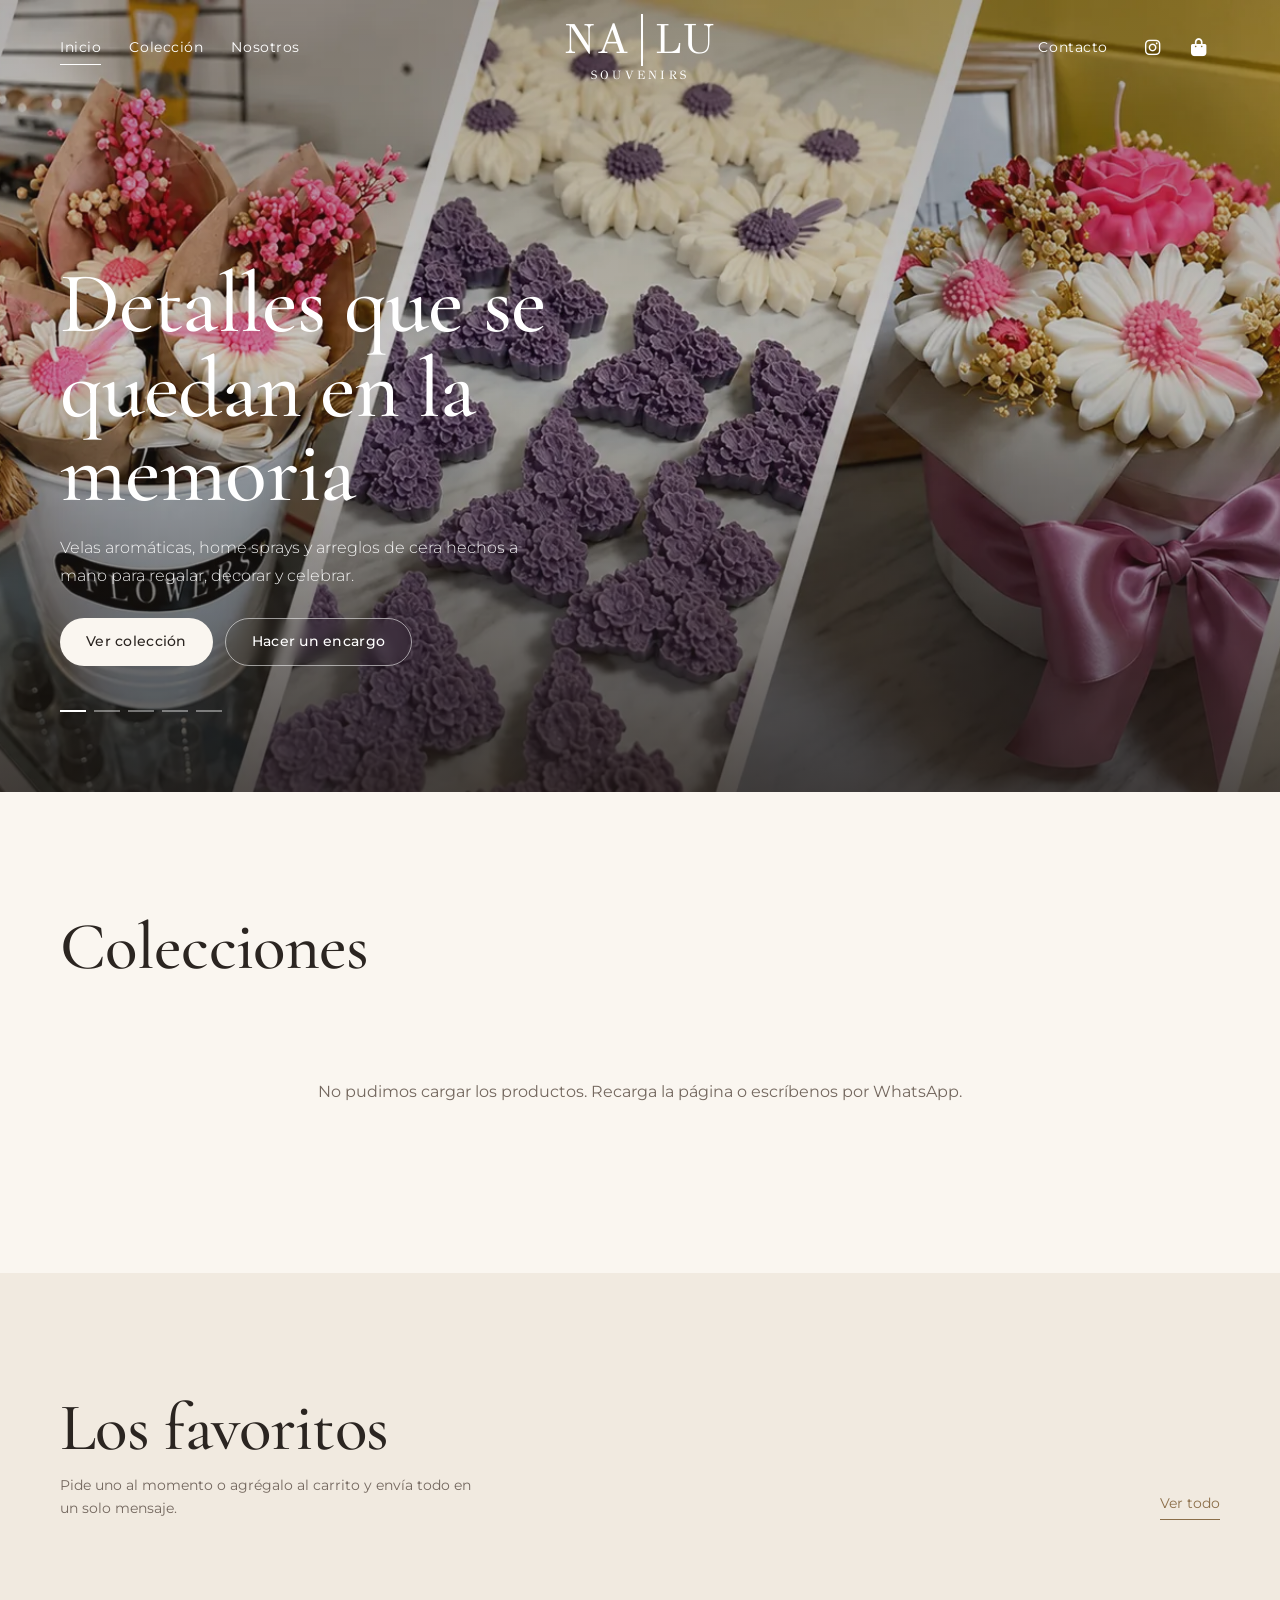
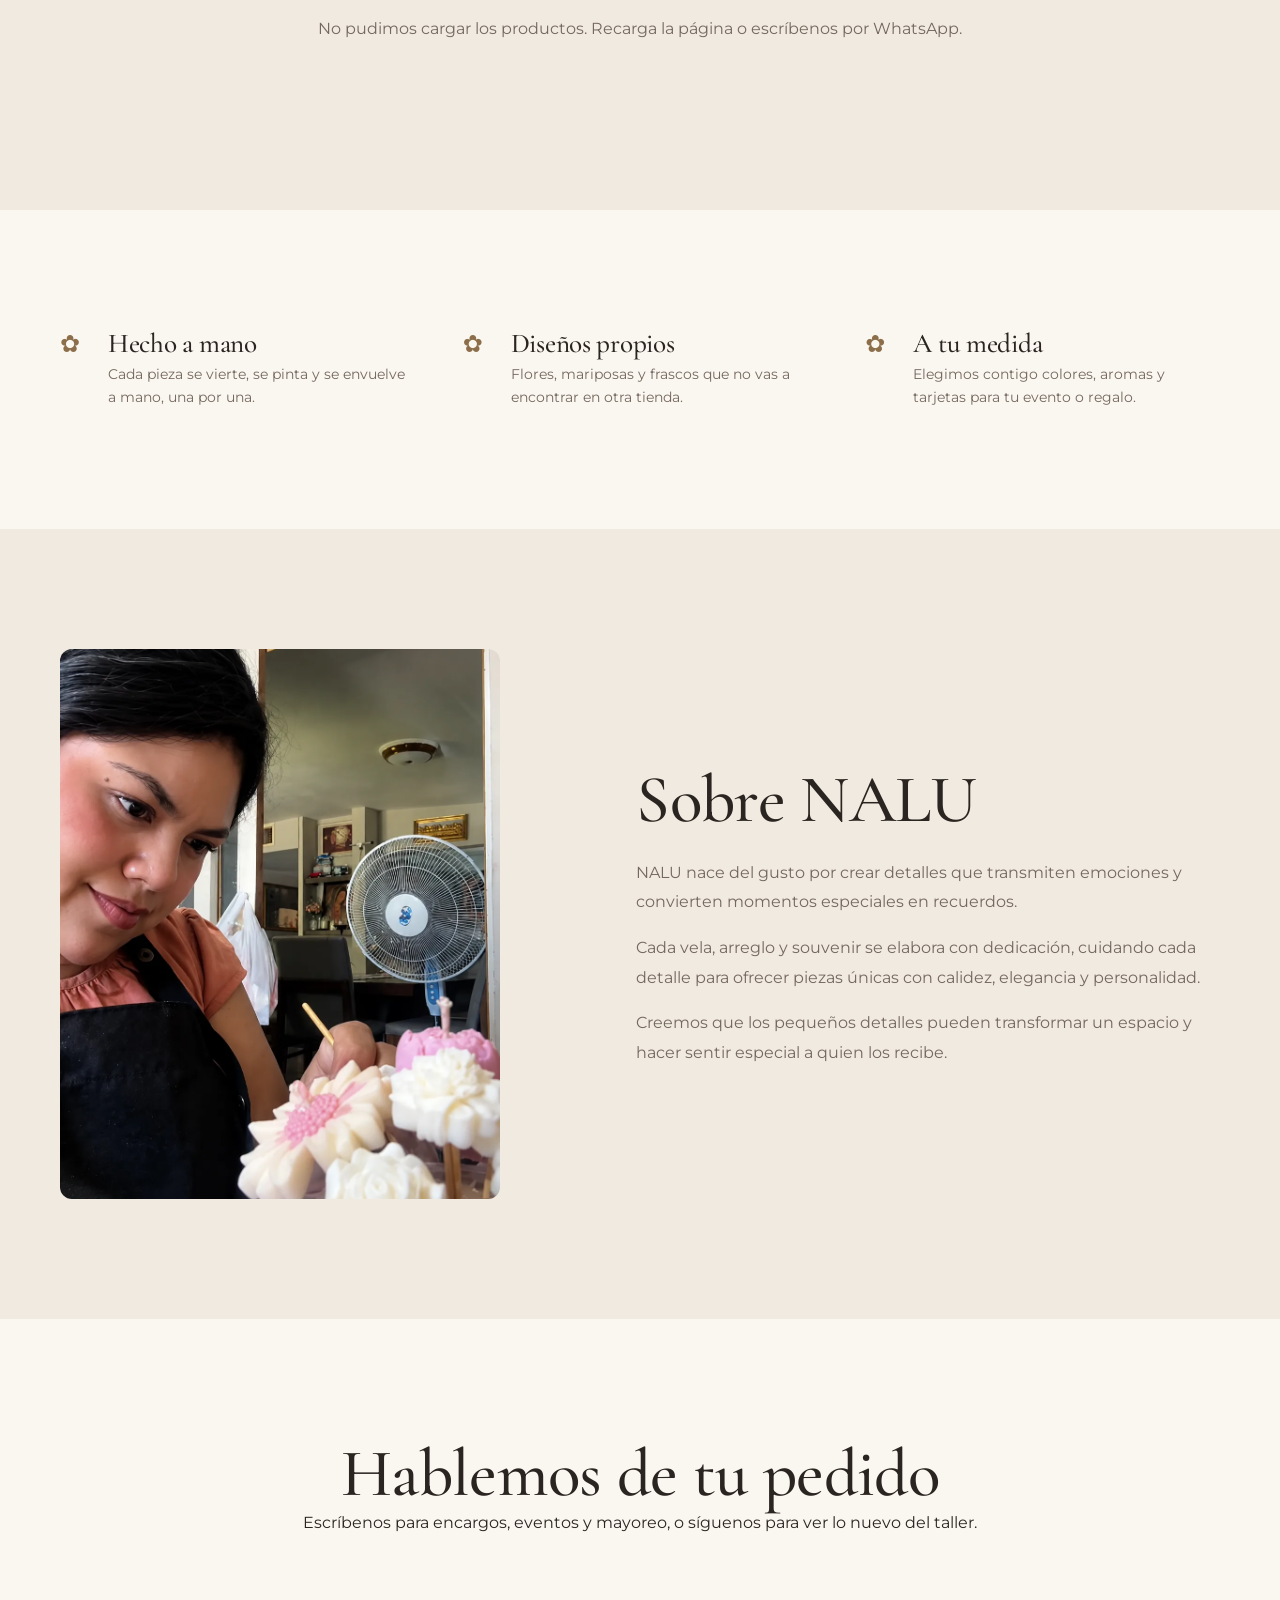
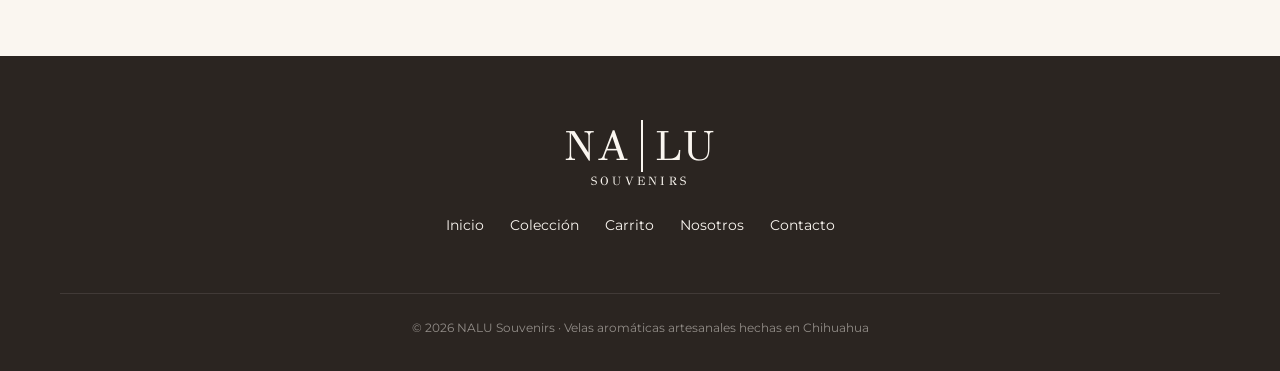
<file: index.html>
<!DOCTYPE html>
<html lang="es">
<head>
    <meta charset="UTF-8">
    <meta name="viewport" content="width=device-width, initial-scale=1.0, viewport-fit=cover">
    <title>NALU | Velas aromáticas artesanales</title>
    <meta name="description" content="Velas aromáticas, home sprays y arreglos florales de cera hechos a mano. Pide por WhatsApp.">
    <meta name="theme-color" content="#FAF6F0">

    <link rel="preconnect" href="https://fonts.googleapis.com">
    <link rel="preconnect" href="https://fonts.gstatic.com" crossorigin>
    <link href="https://fonts.googleapis.com/css2?family=Cormorant+Garamond:wght@500;600&family=GFS+Didot&family=Montserrat:wght@300;400;500;600&display=swap" rel="stylesheet">
    <link rel="stylesheet" href="https://cdnjs.cloudflare.com/ajax/libs/font-awesome/6.7.2/css/all.min.css">

    <link rel="stylesheet" href="css/nalu.css">
</head>
<body data-base="" data-portada>

    <header class="encabezado">
        <div class="container encabezado-inner">

            <div class="encabezado-izq">
                <button class="icono-btn btn-menu" aria-label="Abrir menú" aria-expanded="false">
                    <i class="fa-solid fa-bars-staggered"></i>
                </button>
                <nav class="nav" aria-label="Principal">
                    <a href="index.html" aria-current="page">Inicio</a>
                    <a href="paginas/coleccion.html">Colección</a>
                    <a href="index.html#nosotros">Nosotros</a>
                </nav>
            </div>

            <a href="index.html" class="logo" aria-label="NALU Souvenirs, inicio">
                <span class="logo-marca">NA<i></i>LU</span>
                <span class="logo-sub">SOUVENIRS</span>
            </a>

            <div class="encabezado-der">
                <nav class="nav" aria-label="Secundaria">
                    <a href="index.html#contacto">Contacto</a>
                </nav>
                <div class="acciones">
                    <a href="#" class="icono-btn solo-escritorio" data-instagram target="_blank" rel="noopener" aria-label="Instagram" hidden>
                        <i class="fa-brands fa-instagram"></i>
                    </a>
                    <a href="paginas/carrito.html" class="icono-btn" data-abrir-carrito aria-label="Carrito">
                        <i class="fa-solid fa-bag-shopping"></i>
                        <span class="contador">0</span>
                    </a>
                </div>
            </div>

        </div>
    </header>

    <div class="menu-movil" id="menu-movil">
        <button class="icono-btn cerrar" aria-label="Cerrar menú">
            <i class="fa-solid fa-xmark"></i>
        </button>
        <nav aria-label="Menú">
            <a href="index.html">Inicio</a>
            <a href="paginas/coleccion.html">Colección</a>
            <a href="paginas/carrito.html">Carrito</a>
            <a href="index.html#nosotros">Nosotros</a>
            <a href="index.html#contacto">Contacto</a>
        </nav>
        <div class="menu-enlaces enlaces" data-enlaces></div>
    </div>

    <main>

        <section class="portada" aria-label="Portada">
            <div class="portada-fotos">
                <img src="img/hero/hero-1.webp" alt="Velas en forma de flor, mariposas y arreglos de NALU" class="activa" fetchpriority="high">
                <img src="img/hero/hero-2.webp" alt="Home sprays NALU en un estante de madera" loading="lazy">
                <img src="img/hero/hero-3.webp" alt="Ramos de margaritas de cera con flor seca morada" loading="lazy">
                <img src="img/hero/hero-4.webp" alt="Souvenirs de mariposas de cera en colores" loading="lazy">
                <img src="img/hero/hero-5.webp" alt="Arreglos y ramos de flores de cera" loading="lazy">
            </div>

            <div class="portada-texto container">
                <h1>Detalles que se quedan en la memoria</h1>
                <p>Velas aromáticas, home sprays y arreglos de cera hechos a mano para regalar, decorar y celebrar.</p>
                <div class="portada-botones">
                    <a href="paginas/coleccion.html" class="btn btn--claro">Ver colección</a>
                    <a href="#contacto" class="btn btn--vidrio">Hacer un encargo</a>
                </div>
                <div class="portada-puntos" aria-label="Fotos de la portada"></div>
            </div>
        </section>

        <section class="seccion" aria-labelledby="t-colecciones">
            <div class="container">
                <div class="seccion-cabeza">
                    <div>
                        <h2 id="t-colecciones">Colecciones</h2>
                    </div>
                </div>
                <div class="colecciones" id="colecciones" data-error-catalogo></div>
            </div>
        </section>

        <section class="seccion seccion--lino" aria-labelledby="t-destacados">
            <div class="container">
                <div class="seccion-cabeza">
                    <div>
                        <h2 id="t-destacados">Los favoritos</h2>
                        <p>Pide uno al momento o agrégalo al carrito y envía todo en un solo mensaje.</p>
                    </div>
                    <a class="enlace-flecha" href="paginas/coleccion.html">Ver todo</a>
                </div>
                <div class="productos productos--fila" id="destacados" data-error-catalogo></div>
            </div>
        </section>

        <section class="seccion" aria-labelledby="t-esencia">
            <div class="container">
                <h2 id="t-esencia" class="sr-only">Nuestra esencia</h2>
                <div class="esencia">
                    <article>
                        <span class="flor" aria-hidden="true">✿</span>
                        <h3>Hecho a mano</h3>
                        <p>Cada pieza se vierte, se pinta y se envuelve a mano, una por una.</p>
                    </article>
                    <article>
                        <span class="flor" aria-hidden="true">✿</span>
                        <h3>Diseños propios</h3>
                        <p>Flores, mariposas y frascos que no vas a encontrar en otra tienda.</p>
                    </article>
                    <article>
                        <span class="flor" aria-hidden="true">✿</span>
                        <h3>A tu medida</h3>
                        <p>Elegimos contigo colores, aromas y tarjetas para tu evento o regalo.</p>
                    </article>
                </div>
            </div>
        </section>

        <section class="seccion seccion--lino" id="nosotros" aria-labelledby="t-nosotros">
            <div class="container nosotros">
                <figure>
                    <img src="img/about/about-nalu2.webp" alt="Elaborando un arreglo de flores de cera en el taller de NALU" loading="lazy">
                </figure>
                <div>
                    <h2 id="t-nosotros">Sobre NALU</h2>
                    <p>NALU nace del gusto por crear detalles que transmiten emociones y convierten momentos especiales en recuerdos.</p>
                    <p>Cada vela, arreglo y souvenir se elabora con dedicación, cuidando cada detalle para ofrecer piezas únicas con calidez, elegancia y personalidad.</p>
                    <p>Creemos que los pequeños detalles pueden transformar un espacio y hacer sentir especial a quien los recibe.</p>
                </div>
            </div>
        </section>

        <section class="seccion contacto" id="contacto" aria-labelledby="t-contacto">
            <div class="container">
                <h2 id="t-contacto">Hablemos de tu pedido</h2>
                <p>Escríbenos para encargos, eventos y mayoreo, o síguenos para ver lo nuevo del taller.</p>
                <div class="enlaces" data-enlaces></div>
            </div>
        </section>

    </main>

    <footer class="pie">
        <div class="container">
            <a href="index.html" class="logo" aria-label="NALU Souvenirs">
                <span class="logo-marca">NA<i></i>LU</span>
                <span class="logo-sub">SOUVENIRS</span>
            </a>
            <nav class="pie-nav" aria-label="Pie de página">
                <a href="index.html">Inicio</a>
                <a href="paginas/coleccion.html">Colección</a>
                <a href="paginas/carrito.html">Carrito</a>
                <a href="index.html#nosotros">Nosotros</a>
                <a href="index.html#contacto">Contacto</a>
            </nav>
            <div class="pie-redes" data-redes></div>
            <small>© 2026 NALU Souvenirs · Velas aromáticas artesanales hechas en Chihuahua</small>
        </div>
    </footer>

    <script src="js/config.js"></script>
    <script src="js/supabase.js"></script>
    <script src="js/app.js"></script>
    <script src="js/inicio.js"></script>
</body>
</html>
</file>
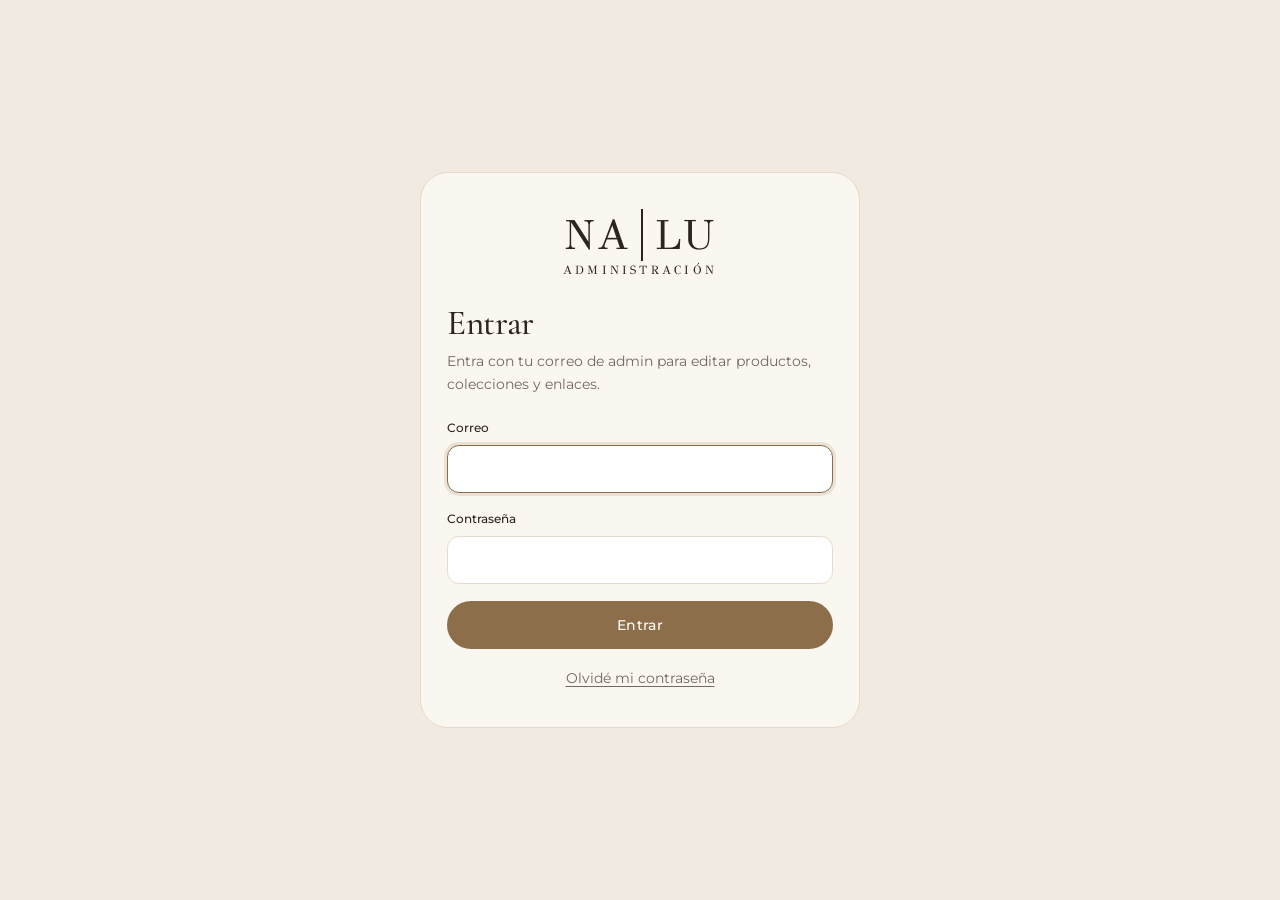
<file: admin/index.html>
<!DOCTYPE html>
<html lang="es">
<head>
    <meta charset="UTF-8">
    <meta name="viewport" content="width=device-width, initial-scale=1.0, viewport-fit=cover">
    <meta name="robots" content="noindex, nofollow">
    <title>Admin | NALU</title>
    <meta name="theme-color" content="#FAF6F0">

    <link rel="preconnect" href="https://fonts.googleapis.com">
    <link rel="preconnect" href="https://fonts.gstatic.com" crossorigin>
    <link href="https://fonts.googleapis.com/css2?family=Cormorant+Garamond:wght@500;600&family=GFS+Didot&family=Montserrat:wght@300;400;500;600&display=swap" rel="stylesheet">
    <link rel="stylesheet" href="https://cdnjs.cloudflare.com/ajax/libs/font-awesome/6.7.2/css/all.min.css">

    <link rel="stylesheet" href="../css/nalu.css">
    <link rel="stylesheet" href="admin.css">
</head>
<body class="admin">

    <!-- Pantallas de acceso: cargando, configuración inicial y contraseña -->
    <main class="acceso" id="acceso">
        <div class="acceso-caja">
            <a href="../index.html" class="logo" aria-label="Ir al sitio">
                <span class="logo-marca">NA<i></i>LU</span>
                <span class="logo-sub">ADMINISTRACIÓN</span>
            </a>
            <div id="acceso-contenido">
                <p class="acceso-cargando">Cargando…</p>
            </div>
        </div>
    </main>

    <!-- Panel de administración -->
    <div class="app" id="app" hidden>

        <header class="barra">
            <div class="barra-inner">
                <a href="../index.html" target="_blank" class="logo logo--chico" aria-label="Ver sitio">
                    <span class="logo-marca">NA<i></i>LU</span>
                </a>
                <p class="estado" id="estado" role="status"></p>
                <a class="btn btn--borde" href="../index.html" target="_blank" rel="noopener">Ver sitio</a>
            </div>
            <nav class="pestanas" role="tablist" aria-label="Secciones">
                <button role="tab" data-tab="productos" aria-selected="true">Productos</button>
                <button role="tab" data-tab="colecciones" aria-selected="false">Colecciones</button>
                <button role="tab" data-tab="enlaces" aria-selected="false">Enlaces</button>
                <button role="tab" data-tab="ajustes" aria-selected="false">Ajustes</button>
            </nav>
        </header>

        <main class="contenido" id="contenido"></main>

    </div>

    <!-- Formulario en ventana (productos y colecciones) -->
    <dialog class="dialogo" id="dialogo">
        <form method="dialog" id="dialogo-form" novalidate></form>
    </dialog>

    <div class="aviso" id="aviso" role="status"></div>

    <script src="../js/config.js"></script>
    <script src="../js/supabase.js"></script>
    <script src="admin.js"></script>
</body>
</html>
</file>
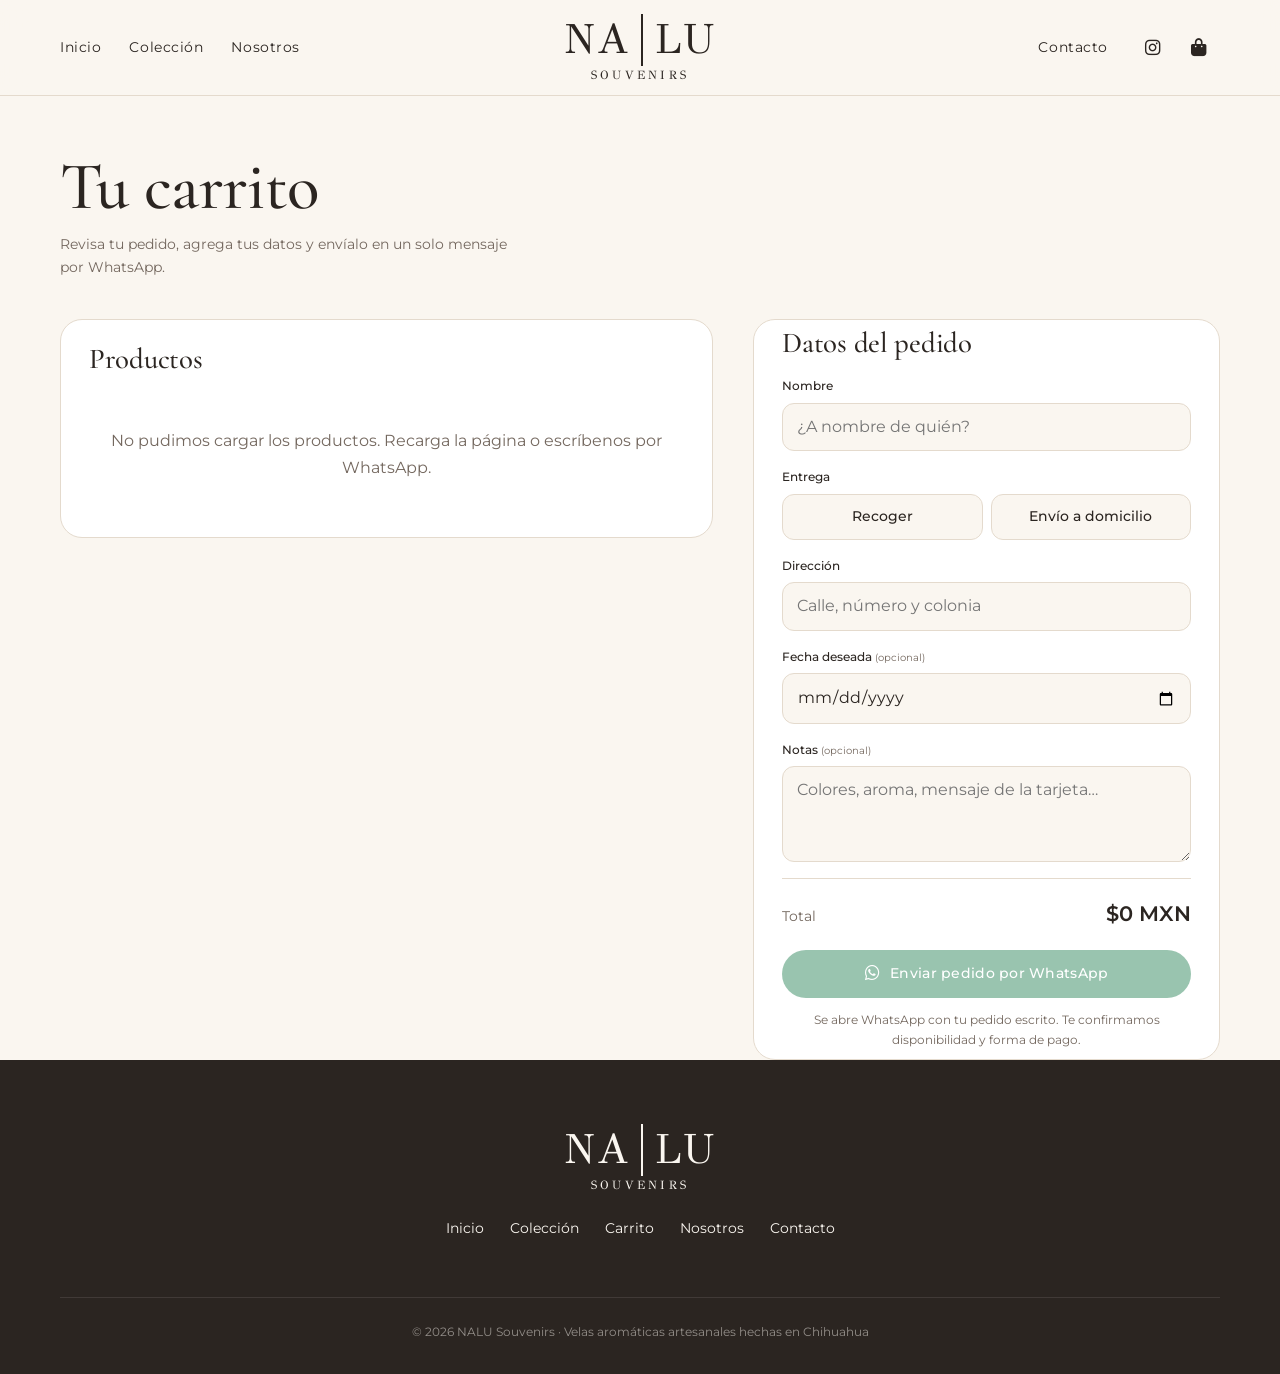
<file: paginas/carrito.html>
<!DOCTYPE html>
<html lang="es">
<head>
    <meta charset="UTF-8">
    <meta name="viewport" content="width=device-width, initial-scale=1.0, viewport-fit=cover">
    <title>Carrito | NALU</title>
    <meta name="description" content="Revisa tu pedido y envíalo por WhatsApp.">
    <meta name="theme-color" content="#FAF6F0">

    <link rel="preconnect" href="https://fonts.googleapis.com">
    <link rel="preconnect" href="https://fonts.gstatic.com" crossorigin>
    <link href="https://fonts.googleapis.com/css2?family=Cormorant+Garamond:wght@500;600&family=GFS+Didot&family=Montserrat:wght@300;400;500;600&display=swap" rel="stylesheet">
    <link rel="stylesheet" href="https://cdnjs.cloudflare.com/ajax/libs/font-awesome/6.7.2/css/all.min.css">

    <link rel="stylesheet" href="../css/nalu.css">
</head>
<body data-base="../" data-sin-barra>

    <header class="encabezado">
        <div class="container encabezado-inner">

            <div class="encabezado-izq">
                <button class="icono-btn btn-menu" aria-label="Abrir menú" aria-expanded="false">
                    <i class="fa-solid fa-bars-staggered"></i>
                </button>
                <nav class="nav" aria-label="Principal">
                    <a href="../index.html">Inicio</a>
                    <a href="../paginas/coleccion.html">Colección</a>
                    <a href="../index.html#nosotros">Nosotros</a>
                </nav>
            </div>

            <a href="../index.html" class="logo" aria-label="NALU Souvenirs, inicio">
                <span class="logo-marca">NA<i></i>LU</span>
                <span class="logo-sub">SOUVENIRS</span>
            </a>

            <div class="encabezado-der">
                <nav class="nav" aria-label="Secundaria">
                    <a href="../index.html#contacto">Contacto</a>
                </nav>
                <div class="acciones">
                    <a href="#" class="icono-btn solo-escritorio" data-instagram target="_blank" rel="noopener" aria-label="Instagram" hidden>
                        <i class="fa-brands fa-instagram"></i>
                    </a>
                    <a href="../paginas/carrito.html" class="icono-btn" data-abrir-carrito aria-label="Carrito">
                        <i class="fa-solid fa-bag-shopping"></i>
                        <span class="contador">0</span>
                    </a>
                </div>
            </div>

        </div>
    </header>

    <div class="menu-movil" id="menu-movil">
        <button class="icono-btn cerrar" aria-label="Cerrar menú">
            <i class="fa-solid fa-xmark"></i>
        </button>
        <nav aria-label="Menú">
            <a href="../index.html">Inicio</a>
            <a href="../paginas/coleccion.html">Colección</a>
            <a href="../paginas/carrito.html">Carrito</a>
            <a href="../index.html#nosotros">Nosotros</a>
            <a href="../index.html#contacto">Contacto</a>
        </nav>
        <div class="menu-enlaces enlaces" data-enlaces></div>
    </div>

    <main class="pagina">
        <div class="container">

            <header class="pagina-cabeza">
                <h1>Tu carrito</h1>
                <p>Revisa tu pedido, agrega tus datos y envíalo en un solo mensaje por WhatsApp.</p>
            </header>

            <div class="carrito-pagina">

                <section class="caja" aria-labelledby="t-productos">
                    <div class="caja-cabeza">
                        <h2 id="t-productos">Productos</h2>
                        <button type="button" class="quitar" id="vaciar" hidden>Vaciar carrito</button>
                    </div>
                    <div id="lista" data-error-catalogo></div>
                </section>

                <form class="caja formulario" id="pedido" autocomplete="on">
                    <h2>Datos del pedido</h2>

                    <div class="campo">
                        <label for="nombre">Nombre</label>
                        <input type="text" id="nombre" name="nombre" placeholder="¿A nombre de quién?" autocomplete="name">
                    </div>

                    <fieldset class="campo campo--grupo">
                        <legend>Entrega</legend>
                        <div class="opciones">
                            <label class="opcion">
                                <input type="radio" name="entrega" value="Recoger en punto de entrega">
                                <span>Recoger</span>
                            </label>
                            <label class="opcion">
                                <input type="radio" name="entrega" value="Envío a domicilio">
                                <span>Envío a domicilio</span>
                            </label>
                        </div>
                    </fieldset>

                    <div class="campo" id="campo-direccion" hidden>
                        <label for="direccion">Dirección</label>
                        <input type="text" id="direccion" name="direccion" placeholder="Calle, número y colonia" autocomplete="street-address">
                    </div>

                    <div class="campo">
                        <label for="fecha">Fecha deseada <small>(opcional)</small></label>
                        <input type="date" id="fecha" name="fecha">
                    </div>

                    <div class="campo">
                        <label for="notas">Notas <small>(opcional)</small></label>
                        <textarea id="notas" name="notas" placeholder="Colores, aroma, mensaje de la tarjeta…"></textarea>
                    </div>

                    <div class="total">
                        <span>Total</span>
                        <strong id="total">$0 MXN</strong>
                    </div>

                    <button type="submit" class="btn btn--wa btn--bloque" id="enviar" disabled>
                        <i class="fa-brands fa-whatsapp" aria-hidden="true"></i>
                        Enviar pedido por WhatsApp
                    </button>

                    <p class="nota">Se abre WhatsApp con tu pedido escrito. Te confirmamos disponibilidad y forma de pago.</p>
                </form>

            </div>
        </div>
    </main>

    <footer class="pie">
        <div class="container">
            <a href="../index.html" class="logo" aria-label="NALU Souvenirs">
                <span class="logo-marca">NA<i></i>LU</span>
                <span class="logo-sub">SOUVENIRS</span>
            </a>
            <nav class="pie-nav" aria-label="Pie de página">
                <a href="../index.html">Inicio</a>
                <a href="../paginas/coleccion.html">Colección</a>
                <a href="../paginas/carrito.html">Carrito</a>
                <a href="../index.html#nosotros">Nosotros</a>
                <a href="../index.html#contacto">Contacto</a>
            </nav>
            <div class="pie-redes" data-redes></div>
            <small>© 2026 NALU Souvenirs · Velas aromáticas artesanales hechas en Chihuahua</small>
        </div>
    </footer>

    <script src="../js/config.js"></script>
    <script src="../js/supabase.js"></script>
    <script src="../js/app.js"></script>
    <script src="../js/carrito.js"></script>
</body>
</html>
</file>
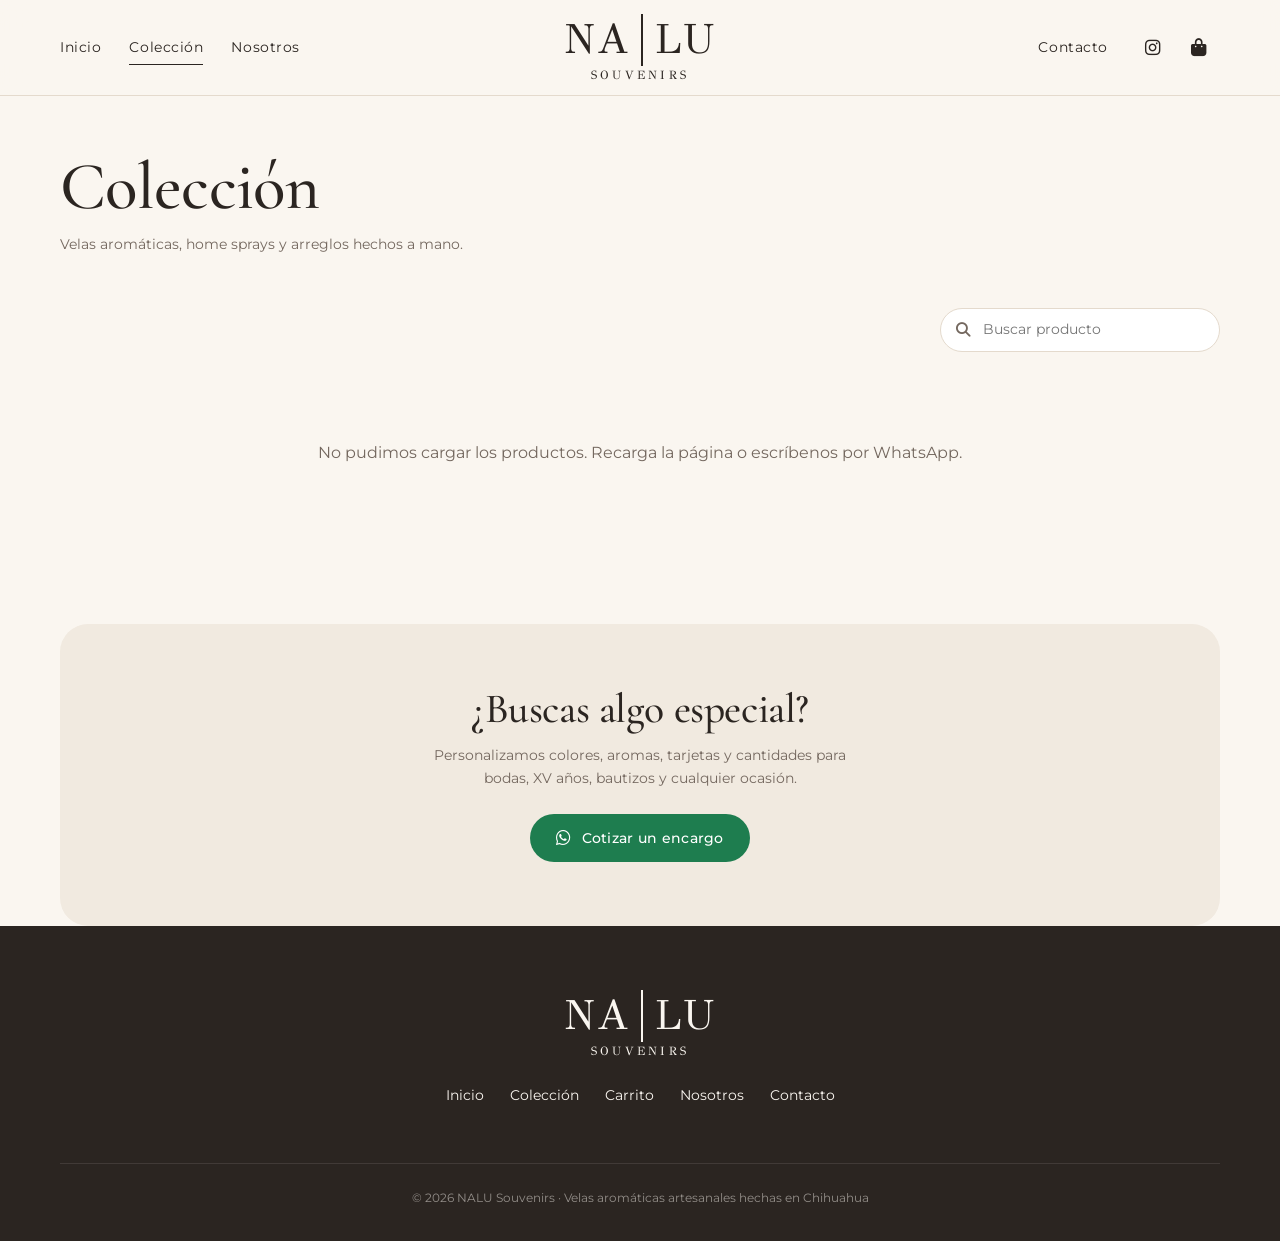
<file: paginas/coleccion.html>
<!DOCTYPE html>
<html lang="es">
<head>
    <meta charset="UTF-8">
    <meta name="viewport" content="width=device-width, initial-scale=1.0, viewport-fit=cover">
    <title>Colección | NALU</title>
    <meta name="description" content="Catálogo de velas aromáticas, home sprays y arreglos de NALU.">
    <meta name="theme-color" content="#FAF6F0">

    <link rel="preconnect" href="https://fonts.googleapis.com">
    <link rel="preconnect" href="https://fonts.gstatic.com" crossorigin>
    <link href="https://fonts.googleapis.com/css2?family=Cormorant+Garamond:wght@500;600&family=GFS+Didot&family=Montserrat:wght@300;400;500;600&display=swap" rel="stylesheet">
    <link rel="stylesheet" href="https://cdnjs.cloudflare.com/ajax/libs/font-awesome/6.7.2/css/all.min.css">

    <link rel="stylesheet" href="../css/nalu.css">
</head>
<body data-base="../">

    <header class="encabezado">
        <div class="container encabezado-inner">

            <div class="encabezado-izq">
                <button class="icono-btn btn-menu" aria-label="Abrir menú" aria-expanded="false">
                    <i class="fa-solid fa-bars-staggered"></i>
                </button>
                <nav class="nav" aria-label="Principal">
                    <a href="../index.html">Inicio</a>
                    <a href="../paginas/coleccion.html" aria-current="page">Colección</a>
                    <a href="../index.html#nosotros">Nosotros</a>
                </nav>
            </div>

            <a href="../index.html" class="logo" aria-label="NALU Souvenirs, inicio">
                <span class="logo-marca">NA<i></i>LU</span>
                <span class="logo-sub">SOUVENIRS</span>
            </a>

            <div class="encabezado-der">
                <nav class="nav" aria-label="Secundaria">
                    <a href="../index.html#contacto">Contacto</a>
                </nav>
                <div class="acciones">
                    <a href="#" class="icono-btn solo-escritorio" data-instagram target="_blank" rel="noopener" aria-label="Instagram" hidden>
                        <i class="fa-brands fa-instagram"></i>
                    </a>
                    <a href="../paginas/carrito.html" class="icono-btn" data-abrir-carrito aria-label="Carrito">
                        <i class="fa-solid fa-bag-shopping"></i>
                        <span class="contador">0</span>
                    </a>
                </div>
            </div>

        </div>
    </header>

    <div class="menu-movil" id="menu-movil">
        <button class="icono-btn cerrar" aria-label="Cerrar menú">
            <i class="fa-solid fa-xmark"></i>
        </button>
        <nav aria-label="Menú">
            <a href="../index.html">Inicio</a>
            <a href="../paginas/coleccion.html">Colección</a>
            <a href="../paginas/carrito.html">Carrito</a>
            <a href="../index.html#nosotros">Nosotros</a>
            <a href="../index.html#contacto">Contacto</a>
        </nav>
        <div class="menu-enlaces enlaces" data-enlaces></div>
    </div>

    <main class="pagina">
        <div class="container">

            <header class="pagina-cabeza">
                <h1 id="titulo-coleccion">Colección</h1>
                <p id="subtitulo-coleccion">Velas aromáticas, home sprays y arreglos hechos a mano.</p>
            </header>

            <div class="herramientas">
                <div class="chips" id="chips" role="group" aria-label="Filtrar por colección"></div>
                <label class="buscador">
                    <span class="sr-only">Buscar producto</span>
                    <i class="fa-solid fa-magnifying-glass" aria-hidden="true"></i>
                    <input type="search" id="buscar" placeholder="Buscar producto" autocomplete="off">
                </label>
            </div>

            <div class="productos" id="catalogo" data-error-catalogo aria-live="polite"></div>

            <section class="encargo">
                <h2>¿Buscas algo especial?</h2>
                <p>Personalizamos colores, aromas, tarjetas y cantidades para bodas, XV años, bautizos y cualquier ocasión.</p>
                <button class="btn btn--wa" id="encargo">
                    <i class="fa-brands fa-whatsapp" aria-hidden="true"></i>
                    Cotizar un encargo
                </button>
            </section>

        </div>
    </main>

    <footer class="pie">
        <div class="container">
            <a href="../index.html" class="logo" aria-label="NALU Souvenirs">
                <span class="logo-marca">NA<i></i>LU</span>
                <span class="logo-sub">SOUVENIRS</span>
            </a>
            <nav class="pie-nav" aria-label="Pie de página">
                <a href="../index.html">Inicio</a>
                <a href="../paginas/coleccion.html">Colección</a>
                <a href="../paginas/carrito.html">Carrito</a>
                <a href="../index.html#nosotros">Nosotros</a>
                <a href="../index.html#contacto">Contacto</a>
            </nav>
            <div class="pie-redes" data-redes></div>
            <small>© 2026 NALU Souvenirs · Velas aromáticas artesanales hechas en Chihuahua</small>
        </div>
    </footer>

    <script src="../js/config.js"></script>
    <script src="../js/supabase.js"></script>
    <script src="../js/app.js"></script>
    <script src="../js/coleccion.js"></script>
</body>
</html>
</file>
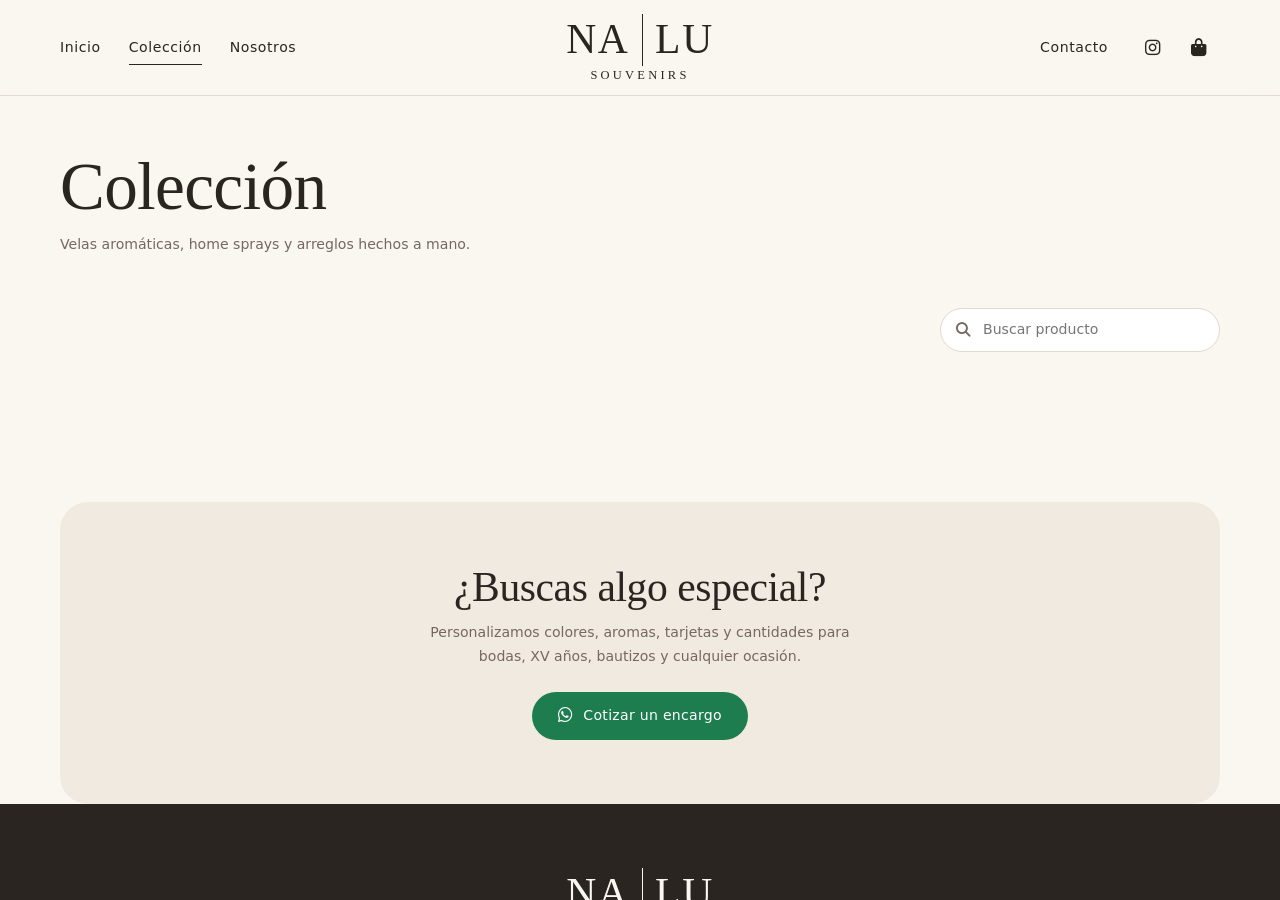
<file: paginas/productos.html>
<!DOCTYPE html>
<html lang="es">
<head>
    <meta charset="UTF-8">
    <title>NALU</title>
    <meta http-equiv="refresh" content="0; url=coleccion.html?cat=arreglos">
    <link rel="canonical" href="coleccion.html?cat=arreglos">
</head>
<body>
    <a href="coleccion.html?cat=arreglos">Ver arreglos</a>
</body>
</html>
</file>
<file: css/nalu.css>
/* ==========================================================================
   NALU · Souvenirs
   Hoja de estilos del sitio público (móvil primero)
   ========================================================================== */

:root{
    /* Color */
    --cera:      #FAF6F0;   /* fondo principal */
    --lino:      #F1EAE0;   /* superficies secundarias */
    --papel:     #FFFFFF;
    --hollin:    #2B2521;   /* texto */
    --humo:      #74685F;   /* texto secundario */
    --linea:     #E4DACD;   /* bordes */
    --miel:      #B89B72;   /* acento de marca */
    --miel-osc:  #8C6F4A;   /* acento sobre fondos claros y botones */
    --wa:        #1E7D4F;   /* WhatsApp, sobrio */

    /* Tipografía */
    --f-logo:    'GFS Didot', 'Didot', serif;
    --f-titulo:  'Cormorant Garamond', 'Garamond', serif;
    --f-texto:   'Montserrat', system-ui, sans-serif;

    /* Escala */
    --t-xs:  .78rem;
    --t-sm:  .88rem;
    --t-md:  1rem;
    --t-lg:  1.25rem;
    --t-xl:  clamp(1.9rem, 1.4rem + 2vw, 2.6rem);
    --t-2xl: clamp(2.4rem, 1.6rem + 3.6vw, 4.2rem);
    --t-3xl: clamp(2.8rem, 1.8rem + 5vw, 5.4rem);

    /* Espacio y forma */
    --gutter: clamp(16px, 4vw, 40px);
    --max: 1240px;
    --r-sm: 10px;
    --r-md: 16px;
    --r-foto: 12px;   /* esquinas de las fotos */

    --header-h: 72px;
    --ease: cubic-bezier(.2, .7, .2, 1);
}

@media (min-width: 900px){
    :root{ --header-h: 96px; }
}

/* ----- Base ----- */

*,
*::before,
*::after{
    margin: 0;
    padding: 0;
    box-sizing: border-box;
}

html{
    scroll-behavior: smooth;
    -webkit-text-size-adjust: 100%;
}

body{
    font-family: var(--f-texto);
    font-size: var(--t-md);
    line-height: 1.65;
    color: var(--hollin);
    background: var(--cera);
    overflow-x: hidden;
    -webkit-font-smoothing: antialiased;
}

img{
    display: block;
    max-width: 100%;
}

a{
    color: inherit;
    text-decoration: none;
}

button,
input,
select,
textarea{
    font: inherit;
    color: inherit;
}

button{
    cursor: pointer;
    background: none;
    border: none;
}

h1, h2, h3{
    font-family: var(--f-titulo);
    font-weight: 500;
    line-height: 1.05;
    letter-spacing: -.01em;
}

:focus-visible{
    outline: 2px solid var(--miel-osc);
    outline-offset: 3px;
    border-radius: 4px;
}

.sr-only{
    position: absolute;
    width: 1px;
    height: 1px;
    overflow: hidden;
    clip: rect(0 0 0 0);
    white-space: nowrap;
}

.container{
    width: 100%;
    max-width: var(--max);
    margin-inline: auto;
    padding-inline: var(--gutter);
}

body.bloqueado{
    overflow: hidden;
}

/* ==========================================================================
   BOTONES
   ========================================================================== */

.btn{
    display: inline-flex;
    align-items: center;
    justify-content: center;
    gap: 10px;
    min-height: 48px;
    padding: 0 26px;
    border-radius: 999px;
    font-size: var(--t-sm);
    font-weight: 500;
    letter-spacing: .02em;
    white-space: nowrap;
    transition: background .25s, color .25s, border-color .25s, transform .25s var(--ease);
}

.btn:active{
    transform: scale(.98);
}

.btn--primario{
    background: var(--miel-osc);
    color: #fff;
}

.btn--primario:hover{
    background: #77603F;
}

.btn--claro{
    background: var(--cera);
    color: var(--hollin);
}

.btn--claro:hover{
    background: #fff;
}

.btn--borde{
    border: 1px solid var(--linea);
    color: var(--hollin);
}

.btn--borde:hover{
    border-color: var(--miel-osc);
    color: var(--miel-osc);
}

.btn--vidrio{
    border: 1px solid rgba(255,255,255,.55);
    color: #fff;
    backdrop-filter: blur(6px);
    -webkit-backdrop-filter: blur(6px);
}

.btn--vidrio:hover{
    background: rgba(255,255,255,.14);
}

.btn--wa{
    background: var(--wa);
    color: #fff;
}

.btn--wa:hover{
    background: #176640;
}

.btn--wa i{
    font-size: 1.2em;
}

.btn--bloque{
    width: 100%;
}

.btn:disabled{
    opacity: .45;
    cursor: not-allowed;
}

.icono-btn{
    position: relative;
    display: inline-grid;
    place-items: center;
    width: 44px;
    height: 44px;
    border-radius: 50%;
    font-size: 1.1rem;
    transition: background .25s, color .25s;
}

.icono-btn:hover{
    background: rgba(140,111,74,.1);
}

.contador{
    position: absolute;
    top: 4px;
    right: 2px;
    min-width: 18px;
    height: 18px;
    padding: 0 5px;
    border-radius: 999px;
    background: var(--miel-osc);
    color: #fff;
    font-family: var(--f-texto);
    font-size: .65rem;
    font-weight: 600;
    line-height: 18px;
    text-align: center;
    transform: scale(0);
    transition: transform .3s var(--ease);
}

.contador.visible{
    transform: scale(1);
}

/* ==========================================================================
   ENCABEZADO
   ========================================================================== */

.encabezado{
    position: fixed;
    inset: 0 0 auto 0;
    z-index: 100;
    height: var(--header-h);
    color: var(--hollin);
    background: rgba(250,246,240,.94);
    backdrop-filter: blur(14px);
    -webkit-backdrop-filter: blur(14px);
    border-bottom: 1px solid var(--linea);
    transition: background .35s, color .35s, border-color .35s;
}

/* En el inicio, transparente sobre la portada hasta hacer scroll */
.encabezado.sobre-portada{
    background: transparent;
    border-color: transparent;
    color: #fff;
    backdrop-filter: none;
    -webkit-backdrop-filter: none;
}

.encabezado-inner{
    height: 100%;
    display: grid;
    grid-template-columns: 1fr auto 1fr;
    align-items: center;
}

.nav{
    display: none;
    gap: 28px;
    font-size: var(--t-sm);
    letter-spacing: .04em;
}

.nav a{
    position: relative;
    padding: 6px 0;
}

.nav a::after{
    content: "";
    position: absolute;
    left: 0;
    bottom: 0;
    width: 100%;
    height: 1px;
    background: currentColor;
    transform: scaleX(0);
    transform-origin: left;
    transition: transform .3s var(--ease);
}

.nav a:hover::after,
.nav a[aria-current="page"]::after{
    transform: scaleX(1);
}

.encabezado-izq{
    display: flex;
    align-items: center;
}

.encabezado-der{
    display: flex;
    align-items: center;
    justify-content: flex-end;
    gap: 22px;
}

.acciones{
    display: flex;
    align-items: center;
    gap: 2px;
}

.acciones .solo-escritorio{
    display: none;
}

@media (min-width: 900px){
    .nav{ display: flex; }
    .btn-menu{ display: none; }
    .acciones .solo-escritorio{ display: inline-grid; }
}

/* ----- Logo NA | LU ----- */

.logo{
    display: flex;
    flex-direction: column;
    align-items: center;
    font-family: var(--f-logo);
    line-height: 1;
}

.logo-marca{
    display: flex;
    align-items: center;
    gap: 9px;
    font-size: 1.85rem;
    letter-spacing: .04em;
}

.logo-marca i{
    width: 1.5px;
    height: 1.25em;
    background: currentColor;
}

.logo-sub{
    margin-top: 3px;
    font-size: .62rem;
    letter-spacing: .26em;
}

@media (min-width: 900px){
    .logo-marca{ font-size: 2.6rem; gap: 12px; }
    .logo-sub{ font-size: .78rem; }
}

/* ----- Menú móvil ----- */

.menu-movil{
    position: fixed;
    inset: 0;
    z-index: 300;
    display: flex;
    flex-direction: column;
    padding: calc(var(--header-h) + 20px) var(--gutter) 32px;
    background: var(--cera);
    color: var(--hollin);
    transform: translateY(-100%);
    transition: transform .5s var(--ease);
    visibility: hidden;
}

.menu-movil.abierto{
    transform: none;
    visibility: visible;
}

.menu-movil .cerrar{
    position: absolute;
    top: 14px;
    left: calc(var(--gutter) - 10px);
}

.menu-movil nav{
    display: flex;
    flex-direction: column;
}

.menu-movil nav a{
    padding: 14px 0;
    border-bottom: 1px solid var(--linea);
    font-family: var(--f-titulo);
    font-size: 2rem;
    line-height: 1.1;
}

.menu-movil .menu-enlaces{
    margin-top: auto;
    display: flex;
    flex-wrap: wrap;
    gap: 10px;
}

/* ==========================================================================
   PORTADA (inicio)
   ========================================================================== */

.portada{
    position: relative;
    height: 88svh;
    min-height: 540px;
    max-height: 920px;
    color: #fff;
    overflow: hidden;
    background: var(--hollin);
}

.portada-fotos img{
    position: absolute;
    inset: 0;
    width: 100%;
    height: 100%;
    object-fit: cover;
    opacity: 0;
    transform: scale(1.04);
    transition: opacity 1.2s ease, transform 7s linear;
}

.portada-fotos img.activa{
    opacity: 1;
    transform: scale(1);
}

.portada::after{
    content: "";
    position: absolute;
    inset: 0;
    background:
        linear-gradient(to top, rgba(30,24,20,.78) 0%, rgba(30,24,20,.25) 55%, rgba(30,24,20,.35) 100%);
}

.portada-texto{
    position: absolute;
    z-index: 2;
    left: 0;
    right: 0;
    bottom: clamp(36px, 8vh, 90px);
}

.portada h1{
    max-width: 13ch;
    font-size: var(--t-3xl);
    font-weight: 500;
    line-height: .98;
}

.portada p{
    max-width: 44ch;
    margin-top: 18px;
    font-size: var(--t-sm);
    font-weight: 300;
    line-height: 1.75;
    opacity: .92;
}

.portada-botones{
    display: flex;
    flex-wrap: wrap;
    gap: 12px;
    margin-top: 28px;
}

.portada-puntos{
    display: flex;
    gap: 8px;
    margin-top: 34px;
}

.portada-puntos button{
    width: 26px;
    height: 20px;
    position: relative;
}

.portada-puntos button::before{
    content: "";
    position: absolute;
    left: 0;
    right: 0;
    top: 50%;
    height: 2px;
    background: rgba(255,255,255,.4);
    transition: background .3s;
}

.portada-puntos button[aria-current="true"]::before{
    background: #fff;
}

@media (min-width: 900px){
    .portada p{ font-size: var(--t-md); }
}

/* ==========================================================================
   SECCIONES
   ========================================================================== */

.seccion{
    padding-block: clamp(64px, 10vw, 120px);
}

.seccion--lino{
    background: var(--lino);
}

.seccion-cabeza{
    display: flex;
    align-items: flex-end;
    justify-content: space-between;
    gap: 20px;
    margin-bottom: clamp(28px, 4vw, 48px);
}

.seccion-cabeza h2{
    font-size: var(--t-2xl);
}

.seccion-cabeza p{
    max-width: 46ch;
    margin-top: 10px;
    color: var(--humo);
    font-size: var(--t-sm);
}

.enlace-flecha{
    flex-shrink: 0;
    display: inline-flex;
    align-items: center;
    gap: 8px;
    padding-bottom: 4px;
    border-bottom: 1px solid currentColor;
    font-size: var(--t-sm);
    color: var(--miel-osc);
}

/* ----- Colecciones ----- */

.colecciones{
    display: grid;
    grid-auto-flow: column;
    grid-auto-columns: min(72%, 300px);
    gap: 16px;
    overflow-x: auto;
    scroll-snap-type: x mandatory;
    scrollbar-width: none;
    margin-inline: calc(var(--gutter) * -1);
    padding-inline: var(--gutter);
    scroll-padding-inline: var(--gutter);
}

.colecciones::-webkit-scrollbar{ display: none; }

.coleccion{
    scroll-snap-align: start;
    display: block;
}

.coleccion figure{
    aspect-ratio: 1 / 1;
    overflow: hidden;
    border-radius: var(--r-foto);
    background: var(--lino);
}

.coleccion img{
    width: 100%;
    height: 100%;
    object-fit: cover;
    transition: transform .9s var(--ease);
}

.coleccion:hover img{
    transform: scale(1.05);
}

.coleccion h3{
    margin-top: 18px;
    font-size: 1.7rem;
}

.coleccion p{
    margin-top: 6px;
    color: var(--humo);
    font-size: var(--t-sm);
    line-height: 1.6;
}

@media (min-width: 900px){
    .colecciones{
        grid-auto-flow: row;
        grid-template-columns: repeat(auto-fit, minmax(240px, 1fr));
        gap: 32px;
        overflow: visible;
        margin-inline: 0;
        padding-inline: 0;
    }
}

/* ==========================================================================
   PRODUCTOS
   ========================================================================== */

.productos{
    display: grid;
    grid-template-columns: repeat(2, minmax(0, 1fr));
    gap: 36px 14px;
}

@media (min-width: 640px){
    .productos{ grid-template-columns: repeat(3, minmax(0, 1fr)); gap: 44px 24px; }
}

@media (min-width: 1080px){
    .productos{ grid-template-columns: repeat(4, minmax(0, 1fr)); gap: 52px 28px; }
}

/* Fila deslizable en móvil (destacados del inicio) */
@media (max-width: 639px){
    .productos--fila{
        grid-auto-flow: column;
        grid-template-columns: none;
        grid-auto-columns: 62%;
        overflow-x: auto;
        scroll-snap-type: x mandatory;
        scrollbar-width: none;
        margin-inline: calc(var(--gutter) * -1);
        padding-inline: var(--gutter);
        scroll-padding-inline: var(--gutter);
    }

    .productos--fila::-webkit-scrollbar{ display: none; }

    .productos--fila .producto{ scroll-snap-align: start; }
}

.producto{
    display: flex;
    flex-direction: column;
    min-width: 0;
}

.producto-foto{
    position: relative;
    display: block;
    width: 100%;
    aspect-ratio: 1 / 1;
    overflow: hidden;
    border-radius: var(--r-foto);
    background: var(--lino);
}

.producto-foto img{
    width: 100%;
    height: 100%;
    object-fit: cover;
    transition: transform .9s var(--ease);
}

.producto-foto:hover img{
    transform: scale(1.05);
}

.producto-agotado .producto-foto img{
    filter: grayscale(.6);
    opacity: .7;
}

.etiqueta{
    position: absolute;
    left: 50%;
    bottom: 12px;
    transform: translateX(-50%);
    padding: 4px 12px;
    border-radius: 999px;
    background: var(--cera);
    color: var(--hollin);
    font-size: var(--t-xs);
    white-space: nowrap;
}

.producto-datos{
    padding: 14px 2px 0;
    text-align: center;
}

.producto-datos h3{
    font-family: var(--f-titulo);
    font-size: 1.35rem;
    font-weight: 500;
    line-height: 1.15;
}

.producto-precio{
    display: block;
    margin-top: 4px;
    font-size: var(--t-sm);
    color: var(--miel-osc);
}

.producto-acciones{
    display: flex;
    gap: 8px;
    margin-top: 14px;
}

.producto-acciones .btn{
    flex: 1;
    min-height: 42px;
    padding: 0 12px;
    font-size: var(--t-xs);
}

.producto-acciones .icono-btn{
    flex-shrink: 0;
    border: 1px solid var(--linea);
    font-size: 1rem;
}

.producto-acciones .icono-btn:hover{
    border-color: var(--miel-osc);
    color: var(--miel-osc);
    background: transparent;
}

.producto-acciones .icono-btn.agregado{
    background: var(--hollin);
    border-color: var(--hollin);
    color: #fff;
}

@media (min-width: 640px){
    .producto-acciones .btn{ font-size: var(--t-sm); }
    .producto-datos h3{ font-size: 1.5rem; }
}

.vacio{
    grid-column: 1 / -1;
    padding: 48px 0;
    text-align: center;
    color: var(--humo);
}

/* ==========================================================================
   ESENCIA
   ========================================================================== */

.esencia{
    display: grid;
    gap: 34px;
}

.esencia article{
    display: grid;
    grid-template-columns: 34px 1fr;
    gap: 4px 14px;
}

.esencia .flor{
    grid-row: span 2;
    color: var(--miel-osc);
    font-size: 1.5rem;
    line-height: 1.2;
}

.esencia h3{
    font-size: 1.7rem;
}

.esencia p{
    color: var(--humo);
    font-size: var(--t-sm);
    max-width: 38ch;
}

@media (min-width: 900px){
    .esencia{ grid-template-columns: repeat(3, 1fr); gap: 48px; }
}

/* ==========================================================================
   NOSOTROS
   ========================================================================== */

.nosotros{
    display: grid;
    gap: 40px;
    align-items: center;
}

.nosotros figure{
    max-width: 440px;
    width: 100%;
    margin-inline: auto;
    aspect-ratio: 4 / 5;
    overflow: hidden;
    border-radius: var(--r-foto);
}

.nosotros figure img{
    width: 100%;
    height: 100%;
    object-fit: cover;
}

.nosotros h2{
    font-size: var(--t-2xl);
    margin-bottom: 22px;
}

.nosotros p{
    max-width: 56ch;
    color: var(--humo);
    margin-bottom: 16px;
    line-height: 1.85;
}

@media (min-width: 900px){
    .nosotros{ grid-template-columns: 5fr 6fr; gap: 90px; }
    .nosotros figure{ margin: 0; }
}

/* ==========================================================================
   CONTACTO
   ========================================================================== */

.contacto{
    text-align: center;
}

.contacto h2{
    font-size: var(--t-2xl);
}

.contacto > p{
    max-width: 48ch;
    margin: 14px auto 30px;
    color: var(--humo);
}

.enlaces{
    display: flex;
    flex-wrap: wrap;
    justify-content: center;
    gap: 10px;
}

.enlace{
    display: inline-flex;
    align-items: center;
    gap: 10px;
    min-height: 46px;
    padding: 0 20px;
    border: 1px solid var(--linea);
    border-radius: 999px;
    background: var(--cera);
    font-size: var(--t-sm);
    transition: border-color .25s, color .25s;
}

.enlace:hover{
    border-color: var(--miel-osc);
    color: var(--miel-osc);
}

.enlace i{
    font-size: 1.1rem;
}

/* ==========================================================================
   PIE
   ========================================================================== */

.pie{
    padding: 64px 0 calc(32px + env(safe-area-inset-bottom));
    background: var(--hollin);
    color: var(--cera);
    text-align: center;
}

.pie .logo{
    margin-bottom: 26px;
}

.pie .logo-marca{
    font-size: 2.6rem;
}

.pie-nav{
    display: flex;
    flex-wrap: wrap;
    justify-content: center;
    gap: 8px 26px;
    font-size: var(--t-sm);
    margin-bottom: 26px;
}

.pie-nav a:hover{
    color: var(--miel);
}

.pie-redes{
    display: flex;
    justify-content: center;
    gap: 10px;
    margin-bottom: 30px;
}

.pie-redes a{
    display: grid;
    place-items: center;
    width: 44px;
    height: 44px;
    border: 1px solid rgba(250,246,240,.18);
    border-radius: 50%;
    transition: background .25s, border-color .25s;
}

.pie-redes a:hover{
    background: var(--miel-osc);
    border-color: var(--miel-osc);
}

.pie small{
    display: block;
    padding-top: 24px;
    border-top: 1px solid rgba(250,246,240,.1);
    color: rgba(250,246,240,.5);
    font-size: var(--t-xs);
}

/* ==========================================================================
   PÁGINAS INTERNAS
   ========================================================================== */

.pagina{
    padding-top: calc(var(--header-h) + clamp(28px, 5vw, 56px));
    min-height: 70vh;
}

.pagina-cabeza{
    margin-bottom: clamp(24px, 4vw, 40px);
}

.pagina-cabeza h1{
    font-size: var(--t-2xl);
}

.pagina-cabeza p{
    max-width: 52ch;
    margin-top: 10px;
    color: var(--humo);
    font-size: var(--t-sm);
}

/* ----- Herramientas del catálogo ----- */

.herramientas{
    position: sticky;
    top: var(--header-h);
    z-index: 20;
    display: flex;
    flex-direction: column;
    gap: 12px;
    padding: 12px 0;
    margin-bottom: 28px;
    background: var(--cera);
}

.chips{
    display: flex;
    gap: 8px;
    overflow-x: auto;
    scrollbar-width: none;
    margin-inline: calc(var(--gutter) * -1);
    padding-inline: var(--gutter);
}

.chips::-webkit-scrollbar{ display: none; }

.chip{
    flex-shrink: 0;
    min-height: 40px;
    padding: 0 18px;
    border: 1px solid var(--linea);
    border-radius: 999px;
    font-size: var(--t-sm);
    transition: background .25s, color .25s, border-color .25s;
}

.chip:hover{
    border-color: var(--miel-osc);
}

.chip[aria-pressed="true"]{
    background: var(--hollin);
    border-color: var(--hollin);
    color: var(--cera);
}

.buscador{
    position: relative;
}

.buscador i{
    position: absolute;
    left: 16px;
    top: 50%;
    transform: translateY(-50%);
    color: var(--humo);
    font-size: .9rem;
}

.buscador input{
    width: 100%;
    min-height: 44px;
    padding: 0 16px 0 42px;
    border: 1px solid var(--linea);
    border-radius: 999px;
    background: var(--papel);
    font-size: var(--t-sm);
}

.buscador input:focus{
    outline: none;
    border-color: var(--miel-osc);
}

@media (min-width: 900px){
    .herramientas{
        flex-direction: row;
        align-items: center;
        justify-content: space-between;
    }

    .chips{ margin: 0; padding: 0; }

    .buscador{ width: 280px; }
}

.encargo{
    margin-top: clamp(64px, 9vw, 110px);
    padding: clamp(32px, 6vw, 64px) var(--gutter);
    border-radius: 28px;
    background: var(--lino);
    text-align: center;
}

.encargo h2{
    font-size: var(--t-xl);
}

.encargo p{
    max-width: 48ch;
    margin: 12px auto 24px;
    color: var(--humo);
    font-size: var(--t-sm);
}

/* ==========================================================================
   PANEL DEL CARRITO
   ========================================================================== */

.velo{
    position: fixed;
    inset: 0;
    z-index: 400;
    background: rgba(43,37,33,.4);
    opacity: 0;
    visibility: hidden;
    transition: opacity .3s, visibility .3s;
}

.velo.abierto{
    opacity: 1;
    visibility: visible;
}

.panel{
    position: fixed;
    z-index: 410;
    display: flex;
    flex-direction: column;
    background: var(--cera);
    visibility: hidden;
    transition: transform .45s var(--ease), visibility .45s;
}

.panel.abierto{
    visibility: visible;
    transform: none;
}

/* Móvil: hoja inferior */
.panel--carrito{
    left: 0;
    right: 0;
    bottom: 0;
    max-height: 88svh;
    border-radius: 24px 24px 0 0;
    transform: translateY(100%);
}

@media (min-width: 700px){
    .panel--carrito{
        top: 0;
        left: auto;
        width: 420px;
        max-height: none;
        border-radius: 0;
        transform: translateX(100%);
    }
}

.panel-cabeza{
    display: flex;
    align-items: center;
    justify-content: space-between;
    padding: 18px 22px;
    border-bottom: 1px solid var(--linea);
}

.panel-cabeza h2{
    font-size: 1.9rem;
}

.panel-cuerpo{
    flex: 1;
    overflow-y: auto;
    padding: 4px 22px;
    overscroll-behavior: contain;
}

.panel-pie{
    display: flex;
    flex-direction: column;
    gap: 10px;
    padding: 16px 22px calc(18px + env(safe-area-inset-bottom));
    border-top: 1px solid var(--linea);
}

.panel-pie:empty{
    display: none;
}

.asa{
    width: 40px;
    height: 4px;
    margin: 10px auto 0;
    border-radius: 4px;
    background: var(--linea);
}

@media (min-width: 700px){
    .panel--carrito .asa{ display: none; }
}

/* ----- Renglones del carrito ----- */

.renglon{
    display: grid;
    grid-template-columns: 64px 1fr auto;
    gap: 14px;
    align-items: center;
    padding: 16px 0;
    border-bottom: 1px solid var(--linea);
}

.renglon:last-child{
    border-bottom: none;
}

.renglon img{
    width: 64px;
    height: 64px;
    object-fit: cover;
    border-radius: 8px;
}

.renglon h3{
    font-family: var(--f-texto);
    font-size: var(--t-sm);
    font-weight: 500;
    line-height: 1.3;
}

.renglon .unitario{
    display: block;
    color: var(--humo);
    font-size: var(--t-xs);
}

.renglon-lado{
    display: flex;
    flex-direction: column;
    align-items: flex-end;
    gap: 8px;
}

.renglon-lado strong{
    font-size: var(--t-sm);
    font-weight: 600;
    white-space: nowrap;
}

.quitar{
    color: var(--humo);
    font-size: var(--t-xs);
    text-decoration: underline;
    text-underline-offset: 3px;
}

.quitar:hover{
    color: #A3483A;
}

.cantidad{
    display: inline-flex;
    align-items: center;
    margin-top: 8px;
    border: 1px solid var(--linea);
    border-radius: 999px;
    background: var(--papel);
}

.cantidad button{
    width: 34px;
    height: 34px;
    border-radius: 50%;
    font-size: 1.05rem;
}

.cantidad button:hover{
    color: var(--miel-osc);
}

.cantidad output{
    min-width: 26px;
    text-align: center;
    font-size: var(--t-sm);
    font-weight: 500;
}

.cantidad--grande button{
    width: 46px;
    height: 46px;
}

.cantidad--grande output{
    min-width: 36px;
    font-size: var(--t-md);
}

.total{
    display: flex;
    align-items: baseline;
    justify-content: space-between;
}

.total span{
    color: var(--humo);
    font-size: var(--t-sm);
}

.total strong{
    font-size: 1.3rem;
    font-weight: 600;
}

.carrito-vacio{
    display: flex;
    flex-direction: column;
    align-items: center;
    gap: 16px;
    padding: 56px 0;
    text-align: center;
    color: var(--humo);
}

.carrito-vacio h3{
    font-family: var(--f-titulo);
    font-size: 1.7rem;
    color: var(--hollin);
}

/* ==========================================================================
   VISTA DE PRODUCTO
   ========================================================================== */

.panel--producto{
    left: 0;
    right: 0;
    bottom: 0;
    max-height: 94svh;
    border-radius: 24px 24px 0 0;
    transform: translateY(100%);
    overflow-y: auto;
}

.vista{
    display: grid;
}

.vista figure{
    position: relative;
    aspect-ratio: 4 / 4;
    overflow: hidden;
    border-radius: 24px 24px 0 0;
}

.vista figure img{
    width: 100%;
    height: 100%;
    object-fit: cover;
}

.vista .cerrar{
    position: absolute;
    top: 12px;
    right: 12px;
    z-index: 2;
    background: rgba(250,246,240,.92);
}

.vista-texto{
    padding: 22px 22px calc(24px + env(safe-area-inset-bottom));
}

.vista-cat{
    color: var(--humo);
    font-size: var(--t-xs);
}

.vista-texto h2{
    margin-top: 4px;
    font-size: var(--t-xl);
}

.vista-precio{
    display: block;
    margin-top: 8px;
    color: var(--miel-osc);
    font-size: var(--t-lg);
}

.vista-texto p{
    margin-top: 14px;
    color: var(--humo);
    font-size: var(--t-sm);
    line-height: 1.8;
}

.vista-fila{
    display: flex;
    gap: 10px;
    margin-top: 22px;
}

.vista-fila .btn{
    flex: 1;
}

.aviso-agotado{
    margin-top: 16px;
    padding: 10px 14px;
    border-radius: var(--r-sm);
    background: var(--lino);
    font-size: var(--t-sm);
}

@media (min-width: 760px){
    .panel--producto{
        top: 50%;
        left: 50%;
        right: auto;
        bottom: auto;
        width: min(900px, calc(100% - 48px));
        max-height: calc(100svh - 48px);
        border-radius: 24px;
        transform: translate(-50%, -46%);
        opacity: 0;
        transition: transform .4s var(--ease), opacity .3s, visibility .4s;
    }

    .panel--producto.abierto{
        transform: translate(-50%, -50%);
        opacity: 1;
    }

    .vista{
        grid-template-columns: 1fr 1fr;
    }

    .vista figure{
        aspect-ratio: auto;
        min-height: 480px;
        border-radius: 24px 0 0 24px;
    }

    .vista-texto{
        align-self: center;
        padding: 48px 40px;
    }
}

/* ==========================================================================
   AVISO Y BARRA FLOTANTE
   ========================================================================== */

.aviso{
    position: fixed;
    left: 50%;
    bottom: calc(20px + env(safe-area-inset-bottom));
    z-index: 500;
    display: flex;
    align-items: center;
    gap: 14px;
    width: max-content;
    max-width: calc(100% - 32px);
    padding: 10px 10px 10px 18px;
    border-radius: 999px;
    background: var(--hollin);
    color: var(--cera);
    font-size: var(--t-sm);
    box-shadow: 0 14px 34px rgba(43,37,33,.25);
    opacity: 0;
    visibility: hidden;
    transform: translate(-50%, 16px);
    transition: .35s var(--ease);
}

.aviso.visible{
    opacity: 1;
    visibility: visible;
    transform: translate(-50%, 0);
}

.aviso span{
    overflow: hidden;
    text-overflow: ellipsis;
    white-space: nowrap;
}

.aviso .btn{
    min-height: 36px;
    padding: 0 16px;
    font-size: var(--t-xs);
}

/* Barra "Ver pedido" en celular cuando hay productos */
.barra-pedido{
    position: fixed;
    left: 12px;
    right: 12px;
    bottom: calc(12px + env(safe-area-inset-bottom));
    z-index: 90;
    display: flex;
    align-items: center;
    justify-content: space-between;
    gap: 12px;
    min-height: 56px;
    padding: 0 8px 0 20px;
    border-radius: 999px;
    background: var(--hollin);
    color: var(--cera);
    box-shadow: 0 14px 34px rgba(43,37,33,.25);
    font-size: var(--t-sm);
    transform: translateY(140%);
    transition: transform .45s var(--ease);
}

.barra-pedido.visible{
    transform: none;
}

.barra-pedido .btn{
    min-height: 42px;
    padding: 0 18px;
}

body.con-barra .pie{
    padding-bottom: calc(96px + env(safe-area-inset-bottom));
}

@media (min-width: 700px){
    .barra-pedido{ display: none; }
    body.con-barra .pie{ padding-bottom: 32px; }
}

/* ==========================================================================
   PÁGINA DEL CARRITO
   ========================================================================== */

.carrito-pagina{
    display: grid;
    gap: 28px;
    align-items: start;
}

.caja{
    padding: 8px 20px;
    border: 1px solid var(--linea);
    border-radius: 22px;
    background: var(--papel);
}

.caja-cabeza{
    display: flex;
    align-items: baseline;
    justify-content: space-between;
    padding: 16px 0 6px;
}

.caja-cabeza h2{
    font-size: 1.8rem;
}

.formulario{
    padding: 20px;
}

.formulario h2{
    font-size: 1.8rem;
    margin-bottom: 18px;
}

.campo{
    display: flex;
    flex-direction: column;
    gap: 6px;
    margin-bottom: 16px;
}

.campo label{
    font-size: var(--t-xs);
    font-weight: 500;
}

.campo label small{
    font-weight: 400;
    color: var(--humo);
}

.campo input,
.campo select,
.campo textarea{
    width: 100%;
    min-height: 46px;
    padding: 10px 14px;
    border: 1px solid var(--linea);
    border-radius: 12px;
    background: var(--cera);
    font-size: 16px; /* evita el zoom automático en iPhone */
}

.campo textarea{
    min-height: 96px;
    resize: vertical;
}

.campo input:focus,
.campo select:focus,
.campo textarea:focus{
    outline: none;
    border-color: var(--miel-osc);
    box-shadow: 0 0 0 3px rgba(140,111,74,.15);
}

.opciones{
    display: grid;
    grid-template-columns: 1fr 1fr;
    gap: 8px;
}

.opcion{
    position: relative;
}

.opcion input{
    position: absolute;
    opacity: 0;
}

.opcion span{
    display: flex;
    align-items: center;
    justify-content: center;
    min-height: 46px;
    padding: 6px 10px;
    border: 1px solid var(--linea);
    border-radius: 12px;
    background: var(--cera);
    font-size: var(--t-sm);
    text-align: center;
    cursor: pointer;
    transition: .2s;
}

.opcion input:checked + span{
    border-color: var(--hollin);
    background: var(--hollin);
    color: var(--cera);
}

.opcion input:focus-visible + span{
    outline: 2px solid var(--miel-osc);
    outline-offset: 2px;
}

.formulario .total{
    padding: 18px 0;
    margin-top: 6px;
    border-top: 1px solid var(--linea);
}

.nota{
    margin-top: 12px;
    color: var(--humo);
    font-size: var(--t-xs);
    text-align: center;
}

@media (min-width: 900px){
    .carrito-pagina{
        grid-template-columns: 7fr 5fr;
        gap: 40px;
    }

    .formulario{
        position: sticky;
        top: calc(var(--header-h) + 24px);
        padding: 28px;
    }

    .caja{ padding: 8px 28px; }
}

/* ==========================================================================
   MOVIMIENTO
   ========================================================================== */

@media (prefers-reduced-motion: reduce){
    *,
    *::before,
    *::after{
        transition-duration: .01ms !important;
        animation-duration: .01ms !important;
    }

    html{ scroll-behavior: auto; }
}

.campo--grupo{
    border: 0;
    min-width: 0;
}

.campo legend{
    margin-bottom: 6px;
    font-size: var(--t-xs);
    font-weight: 500;
}

.barra-pedido:not(.visible){
    visibility: hidden;
    transition: transform .45s var(--ease), visibility 0s .45s;
}

@media (max-width: 699px){
    body.con-barra .aviso{
        bottom: calc(80px + env(safe-area-inset-bottom));
    }
}
</file>
<file: admin/admin.css>
/* ==========================================================================
   NALU · Panel de administración (usa los tokens de css/nalu.css)
   ========================================================================== */

.admin{
    background: var(--cera);
    min-height: 100svh;
}

[hidden]{
    display: none !important;
}

/* ----- Acceso ----- */

.acceso{
    min-height: 100svh;
    display: grid;
    place-items: center;
    padding: 32px var(--gutter);
    background: var(--lino);
}

.acceso-caja{
    width: 100%;
    max-width: 440px;
    padding: 36px 26px;
    border: 1px solid var(--linea);
    border-radius: 28px;
    background: var(--cera);
}

.acceso-caja .logo{
    margin-bottom: 28px;
}

.acceso-caja h1{
    font-size: 2.2rem;
    margin-bottom: 8px;
}

.acceso-texto{
    color: var(--humo);
    font-size: var(--t-sm);
    margin-bottom: 22px;
}

.acceso-cargando{
    text-align: center;
    color: var(--humo);
    padding: 20px 0;
}

.pasos{
    margin: 0 0 22px 18px;
    color: var(--humo);
    font-size: var(--t-sm);
    display: grid;
    gap: 8px;
}

.pasos a,
.texto-tarjeta a{
    color: var(--miel-osc);
    text-decoration: underline;
    text-underline-offset: 3px;
}

.pasos strong,
.pasos em{
    color: var(--hollin);
    font-style: normal;
}

.detalles{
    margin-bottom: 16px;
    font-size: var(--t-sm);
}

.detalles summary{
    cursor: pointer;
    color: var(--humo);
    margin-bottom: 12px;
}

.error{
    color: #A3483A;
    font-size: var(--t-sm);
    min-height: 1px;
    margin-bottom: 10px;
}

.error:empty{
    margin: 0;
}

.enlace-texto{
    display: block;
    margin: 18px auto 0;
    color: var(--humo);
    font-size: var(--t-sm);
    text-decoration: underline;
    text-underline-offset: 3px;
}

/* ----- Barra superior ----- */

.barra{
    position: sticky;
    top: 0;
    z-index: 50;
    background: rgba(250,246,240,.96);
    backdrop-filter: blur(12px);
    -webkit-backdrop-filter: blur(12px);
    border-bottom: 1px solid var(--linea);
}

.barra-inner{
    max-width: 960px;
    margin: auto;
    display: flex;
    align-items: center;
    gap: 14px;
    padding: 12px var(--gutter);
}

.logo--chico .logo-marca{
    font-size: 1.6rem;
}

.estado{
    flex: 1;
    min-width: 0;
    color: var(--humo);
    font-size: var(--t-xs);
    line-height: 1.3;
}

.estado--pendiente{
    color: var(--miel-osc);
    font-weight: 500;
}

.estado--trabajando{
    color: var(--hollin);
}

.barra .btn{
    min-height: 42px;
    padding: 0 22px;
}

.pestanas{
    max-width: 960px;
    margin: auto;
    display: flex;
    gap: 4px;
    overflow-x: auto;
    scrollbar-width: none;
    padding: 0 var(--gutter);
}

.pestanas::-webkit-scrollbar{ display: none; }

.pestanas button{
    flex-shrink: 0;
    padding: 10px 14px 12px;
    border-bottom: 2px solid transparent;
    color: var(--humo);
    font-size: var(--t-sm);
}

.pestanas button[aria-selected="true"]{
    color: var(--hollin);
    border-color: var(--hollin);
    font-weight: 500;
}

/* ----- Contenido ----- */

.contenido{
    max-width: 960px;
    margin: auto;
    padding: 28px var(--gutter) 80px;
}

.cabeza{
    display: flex;
    flex-wrap: wrap;
    align-items: flex-end;
    justify-content: space-between;
    gap: 16px;
    margin-bottom: 22px;
}

.cabeza h1{
    font-size: var(--t-xl);
}

.cabeza p{
    color: var(--humo);
    font-size: var(--t-sm);
    margin-top: 4px;
}

.nota-admin{
    padding: 12px 16px;
    margin-bottom: 18px;
    border-radius: var(--r-sm);
    background: var(--lino);
    font-size: var(--t-sm);
}

.filtros{
    display: grid;
    grid-template-columns: 1fr 1fr;
    gap: 10px;
    margin-bottom: 18px;
}

.filtros select,
.filtros input{
    min-height: 44px;
    padding: 0 14px;
    border: 1px solid var(--linea);
    border-radius: 12px;
    background: var(--papel);
    font-size: 16px;
}

.btn--chico{
    min-height: 38px;
    padding: 0 16px;
    font-size: var(--t-xs);
}

.btn--peligro{
    border: 1px solid #E5C9C2;
    color: #A3483A;
}

.btn--peligro:hover{
    background: #A3483A;
    border-color: #A3483A;
    color: #fff;
}

/* ----- Listas ----- */

.lista{
    list-style: none;
    border: 1px solid var(--linea);
    border-radius: 20px;
    background: var(--papel);
    overflow: hidden;
}

.fila{
    display: grid;
    grid-template-columns: 56px 1fr;
    gap: 6px 14px;
    align-items: center;
    padding: 14px 16px;
    border-bottom: 1px solid var(--linea);
}

.fila:last-child{
    border-bottom: none;
}

.fila-foto{
    width: 56px;
    height: 70px;
    object-fit: cover;
    background: var(--lino);
    grid-row: span 2;
}

.fila-foto--arco{
    border-radius: 999px 999px 8px 8px;
}

.fila-texto{
    display: flex;
    flex-direction: column;
    min-width: 0;
}

.fila-texto strong{
    font-weight: 500;
    font-size: var(--t-sm);
    overflow: hidden;
    text-overflow: ellipsis;
    white-space: nowrap;
}

.fila-texto span{
    color: var(--humo);
    font-size: var(--t-xs);
}

.insignias{
    display: flex;
    gap: 6px;
    margin-top: 4px;
}

.insignias:empty{
    display: none;
}

.insignia{
    padding: 1px 8px;
    border-radius: 999px;
    background: #EFE4D2;
    color: var(--miel-osc);
    font-size: .7rem;
    font-style: normal;
}

.insignia--gris{
    background: var(--lino);
    color: var(--humo);
}

.fila-acciones{
    display: flex;
    align-items: center;
    gap: 2px;
}

.fila-acciones .btn{
    margin-left: auto;
}

.fila-acciones .icono-btn{
    width: 38px;
    height: 38px;
    font-size: .85rem;
    color: var(--humo);
}

.icono-btn:disabled{
    opacity: .3;
    cursor: default;
}

.lista-vacia{
    padding: 36px 20px;
    text-align: center;
    color: var(--humo);
    font-size: var(--t-sm);
}

@media (min-width: 640px){
    .fila{
        grid-template-columns: 56px 1fr auto;
    }

    .fila-foto{ grid-row: auto; }

    .fila-acciones .btn{ margin-left: 8px; }
}

/* ----- Tarjetas (enlaces, ajustes) ----- */

.tarjeta{
    padding: 22px 20px;
    margin-bottom: 18px;
    border: 1px solid var(--linea);
    border-radius: 20px;
    background: var(--papel);
}

.tarjeta h2{
    font-size: 1.6rem;
    margin-bottom: 14px;
}

.tarjeta-cabeza{
    display: flex;
    flex-wrap: wrap;
    align-items: center;
    justify-content: space-between;
    gap: 10px;
    margin-bottom: 14px;
}

.tarjeta-cabeza h2{
    margin: 0;
}

.texto-tarjeta{
    color: var(--humo);
    font-size: var(--t-sm);
    margin-bottom: 16px;
}

.botones{
    display: flex;
    flex-wrap: wrap;
    gap: 10px;
}

.ayuda{
    color: var(--humo);
    font-size: var(--t-xs);
}

.ayuda--error{
    color: #A3483A;
}

.enlaces-admin{
    list-style: none;
}

.enlace-admin{
    padding: 16px 0;
    border-top: 1px solid var(--linea);
}

.enlace-admin:first-child{
    border-top: none;
    padding-top: 0;
}

.enlace-admin .campo{
    margin-bottom: 10px;
}

.enlace-admin-acciones{
    display: flex;
    align-items: center;
    gap: 4px;
}

.enlace-admin-acciones .btn{
    margin-left: auto;
}

.dos{
    display: grid;
    gap: 0 12px;
}

@media (min-width: 520px){
    .dos{ grid-template-columns: 1fr 1fr; }
}

.campo .ayuda{
    margin-top: 2px;
}

/* ----- Diálogo ----- */

.dialogo{
    width: 100%;
    max-width: 560px;
    max-height: 100svh;
    margin: auto auto 0;
    border: none;
    border-radius: 24px 24px 0 0;
    background: var(--cera);
    color: var(--hollin);
    padding: 0;
}

.dialogo::backdrop{
    background: rgba(43,37,33,.45);
}

@media (min-width: 640px){
    .dialogo{
        margin: auto;
        max-height: calc(100svh - 48px);
        border-radius: 24px;
    }
}

.dialogo form{
    display: flex;
    flex-direction: column;
    max-height: inherit;
}

.dialogo-cabeza{
    display: flex;
    align-items: center;
    justify-content: space-between;
    padding: 16px 20px;
    border-bottom: 1px solid var(--linea);
}

.dialogo-cabeza h2{
    font-size: 1.8rem;
}

.dialogo-cuerpo{
    overflow-y: auto;
    padding: 20px;
    overscroll-behavior: contain;
}

.dialogo-pie{
    display: flex;
    gap: 10px;
    padding: 14px 20px calc(14px + env(safe-area-inset-bottom));
    border-top: 1px solid var(--linea);
}

.dialogo-pie .btn--primario{
    flex: 1;
}

.dialogo-pie .btn--peligro{
    order: -1;
}

.dialogo .campo input,
.dialogo .campo select,
.dialogo .campo textarea,
.tarjeta .campo input,
.tarjeta .campo select,
.acceso .campo input{
    background: var(--papel);
}

.tarjeta .campo input,
.tarjeta .campo select{
    background: var(--cera);
}

/* ----- Foto ----- */

.foto-campo{
    display: flex;
    align-items: center;
    gap: 18px;
    margin-bottom: 20px;
}

.foto-vista{
    flex-shrink: 0;
    width: 104px;
    aspect-ratio: 4 / 5;
    display: grid;
    place-items: center;
    overflow: hidden;
    background: var(--lino);
    color: var(--humo);
    font-size: var(--t-xs);
    text-align: center;
    padding: 0;
}

.foto-vista--arco{
    border-radius: 999px 999px 12px 12px;
}

.foto-vista img{
    width: 100%;
    height: 100%;
    object-fit: cover;
}

.foto-vista span{
    padding: 8px;
}

.foto-boton{
    cursor: pointer;
    margin-bottom: 8px;
}

.foto-campo .ayuda{
    display: block;
}

/* ----- Interruptores ----- */

.interruptor{
    display: flex;
    align-items: center;
    justify-content: space-between;
    gap: 14px;
    padding: 12px 0;
    border-top: 1px solid var(--linea);
    font-size: var(--t-sm);
    cursor: pointer;
}

.interruptor input{
    order: 2;
    appearance: none;
    -webkit-appearance: none;
    flex-shrink: 0;
    width: 46px;
    height: 28px;
    border-radius: 999px;
    background: var(--linea);
    position: relative;
    cursor: pointer;
    transition: background .2s;
}

.interruptor input::after{
    content: "";
    position: absolute;
    top: 3px;
    left: 3px;
    width: 22px;
    height: 22px;
    border-radius: 50%;
    background: #fff;
    box-shadow: 0 1px 3px rgba(0,0,0,.15);
    transition: transform .2s var(--ease);
}

.interruptor input:checked{
    background: var(--miel-osc);
}

.interruptor input:checked::after{
    transform: translateX(18px);
}

.interruptor input:focus-visible{
    outline: 2px solid var(--miel-osc);
    outline-offset: 2px;
}

/* ----- Aviso ----- */

.admin .aviso{
    padding: 12px 20px;
    border-radius: 14px;
    white-space: normal;
    width: auto;
    text-align: center;
}

.foto-campo > div{
    min-width: 0;
}

.filtros > *{
    min-width: 0;
    width: 100%;
}

.guardar-fijo{
    position: sticky;
    bottom: 0;
    z-index: 5;
    display: flex;
    justify-content: flex-end;
    margin: 0 calc(var(--gutter) * -1) -80px;
    padding: 12px var(--gutter) calc(12px + env(safe-area-inset-bottom));
    background: rgba(250,246,240,.96);
    border-top: 1px solid var(--linea);
}

.guardar-fijo .btn{
    min-width: 200px;
}

@media (max-width: 520px){
    .guardar-fijo .btn{ flex: 1; }
}

.admin .aviso{
    bottom: calc(86px + env(safe-area-inset-bottom));
}
</file>
